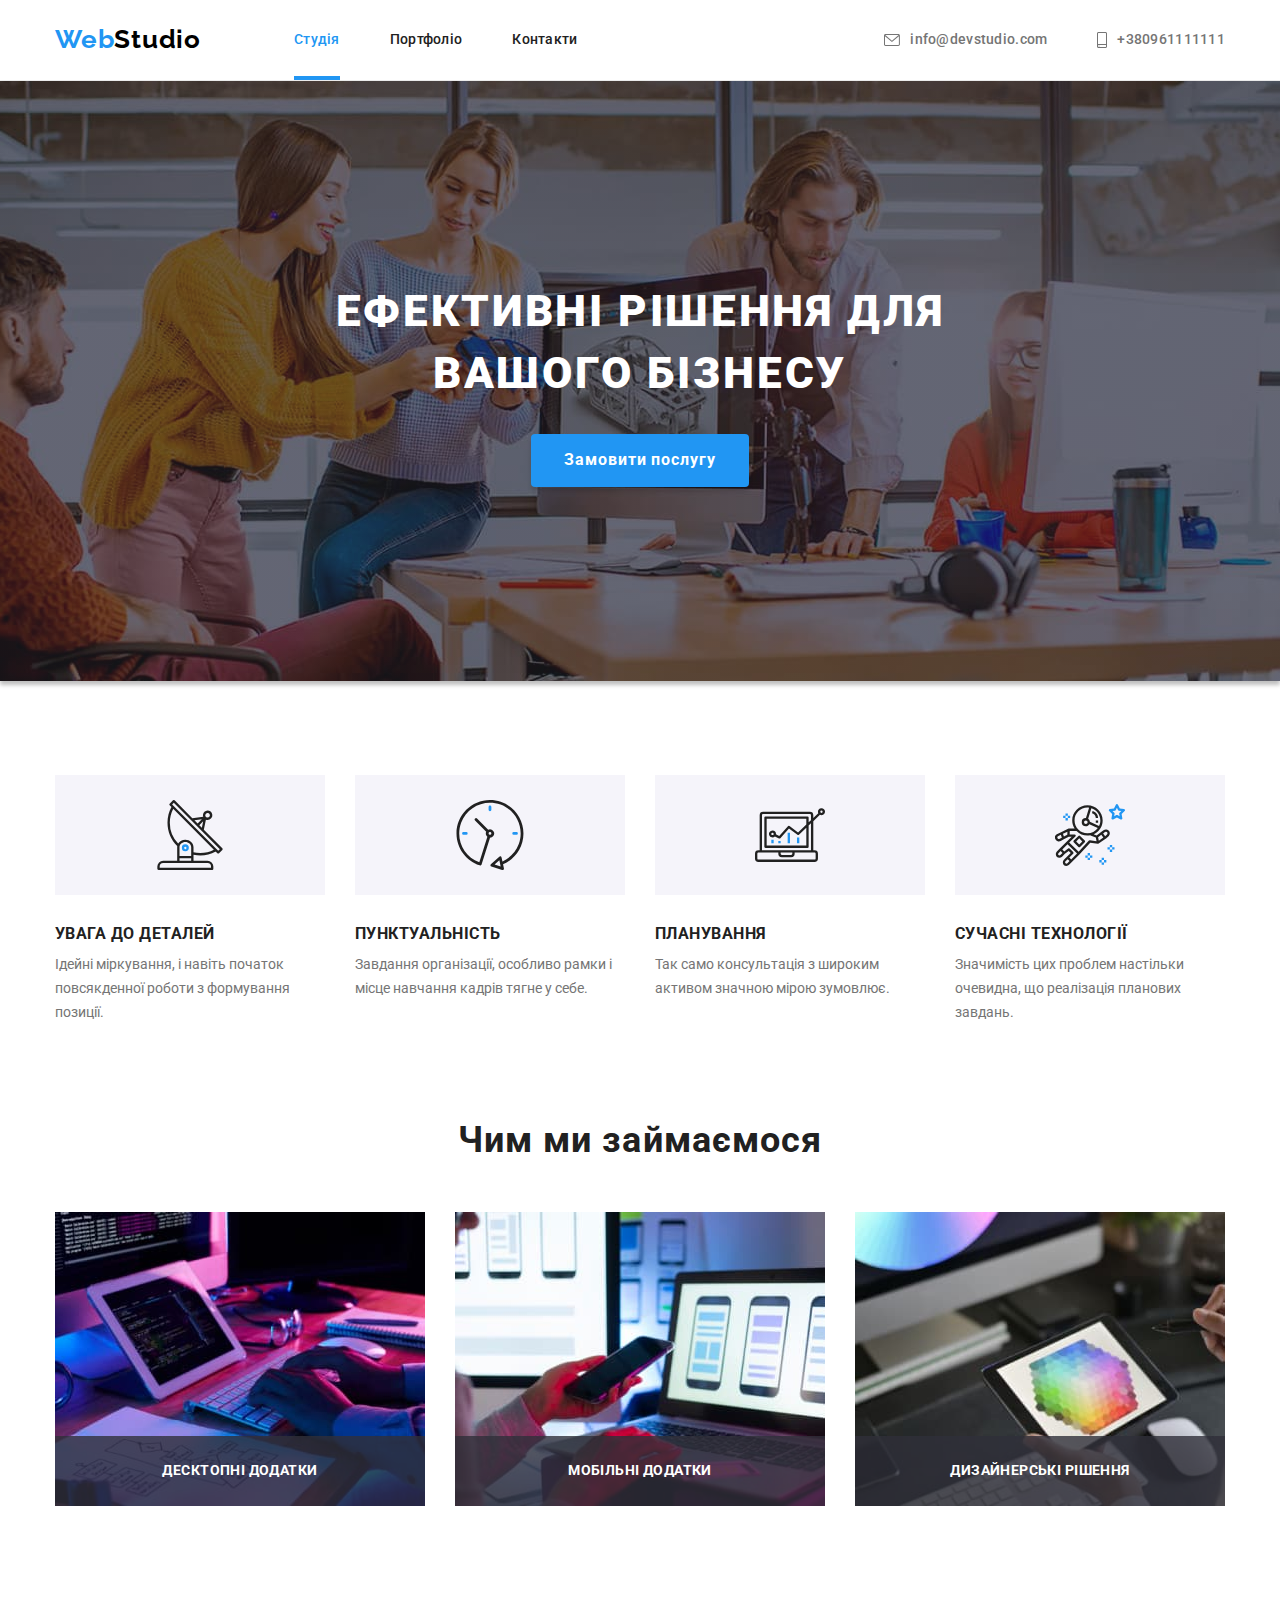
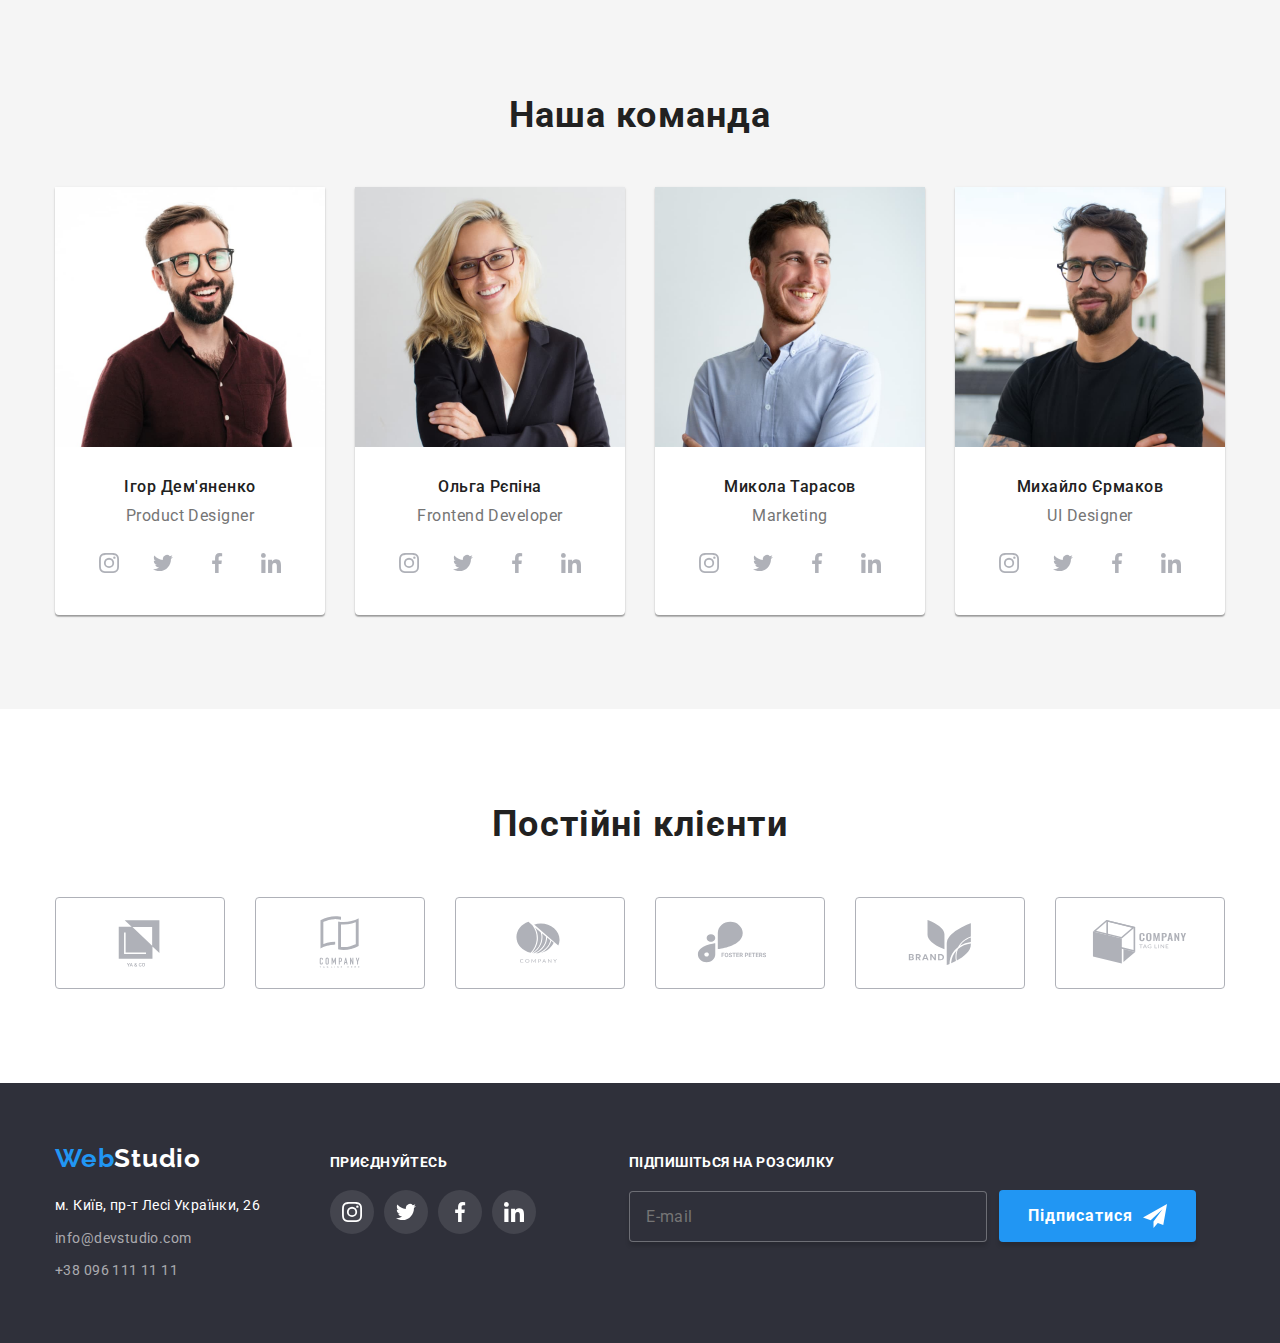
<file: index.html>
<!DOCTYPE html>
<html lang="uk">
  <head>
    <meta charset="UTF-8" />
    <meta http-equiv="X-UA-Compatible" content="IE=edge" />
    <meta name="viewport" content="width=device-width, initial-scale=1.0" />
    <title>Document</title>
    <link rel="preconnect" href="https://fonts.googleapis.com" />
    <link rel="preconnect" href="https://fonts.gstatic.com" crossorigin />
    <link
      href="https://fonts.googleapis.com/css2?family=Raleway:wght@700&family=Roboto:wght@400;500;700;900&display=swap"
      rel="stylesheet"
    />
    <link
      rel="stylesheet"
      href="https://cdnjs.cloudflare.com/ajax/libs/modern-normalize/1.1.0/modern-normalize.min.css"
    />
    <link rel="stylesheet" href="./css/main.min.css" />
  </head>
  <body>
    <header class="page-header">
      <div class="container header">
        <nav class="nav-menu">
          <a class="nav-menu__logo" href="./index.html"><span class="nav-menu__logo--accent">Web</span>Studio</a>
          <ul class="nav-menu__list">
            <li class="nav-menu__item">
              <a class="nav-menu__link nav-menu__link--current" href="">Студія</a>
            </li>
            <li class="nav-menu__item">
              <a class="nav-menu__link" href="./portfolio.html">Портфоліо</a>
            </li>
            <li class="nav-menu__item">
              <a class="nav-menu__link" href="">Контакти</a>
            </li>
          </ul>
        </nav>
        <ul class="nav-menu__list">
          <li class="nav-menu__item" aria-label="Mail">
            <a class="nav-menu__link link-contact" href="mailto:info@devstudio.com">
              <svg class="nav-menu__icon" width="16px" height="12px">
                <use href="./images/icons.svg#icon-envelope"></use>
              </svg>
              info@devstudio.com</a
            >
          </li>
          <li class="nav-menu__item" aria-label="Phone">
            <a class="nav-menu__link link-contact" href="tel:+380961111111">
              <svg class="nav-menu__icon" width="10px" height="16px">
                <use href="./images/icons.svg#icon-smartphone"></use>
              </svg>
              +380961111111</a
            >
          </li>
        </ul>
      </div>
    </header>
    <main>
      <section class="hero overlay">
        <div class="container">
          <h1 class="hero__title">
            Ефективні рішення для
            вашого бізнесу
          </h1>
          <button class="hero__button" type="button" data-modal-open>Замовити послугу</button>
        </div>
      </section>
      <section class="section quality">
        <div class="container">
          <h2 class="visually-hidden">Наші якості</h2>
          <ul class="quality__list">
            <li class="quality__item">
              <div class="quality__container">
                <svg class="quality__icon" width="70px" height="70px">
                  <use href="./images/icons.svg#icon-antenna"></use>
                </svg>
              </div>
              <h3 class="quality__title">УВАГА ДО ДЕТАЛЕЙ</h3>
              <p class="quality__text">
                Ідейні міркування, і навіть початок повсякденної роботи з формування позиції.
              </p>
            </li>
            <li class="quality__item">
              <div class="quality__container">
                <svg class="quality__icon" width="70px" height="70px">
                  <use href="./images/icons.svg#icon-clock"></use>
                </svg>
              </div>
              <h3 class="quality__title">ПУНКТУАЛЬНІСТЬ</h3>
              <p class="quality__text">
                Завдання організації, особливо рамки і місце навчання кадрів тягне у себе.
              </p>
            </li>
            <li class="quality__item">
              <div class="quality__container">
                <svg class="quality__icon" width="70px" height="70px">
                  <use href="./images/icons.svg#icon-diagram"></use>
                </svg>
              </div>
              <h3 class="quality__title">ПЛАНУВАННЯ</h3>
              <p class="quality__text">
                Так само консультація з широким активом значною мірою зумовлює.
              </p>
            </li>
            <li class="quality__item">
              <div class="quality__container">
                <svg class="quality__icon" width="70px" height="70px">
                  <use href="./images/icons.svg#icon-astronaut"></use>
                </svg>
              </div>
              <h3 class="quality__title">СУЧАСНІ ТЕХНОЛОГІЇ</h3>
              <p class="quality__text">
                Значимість цих проблем настільки очевидна, що реалізація планових завдань.
              </p>
            </li>
          </ul>
        </div>
      </section>
      <section class="section work">
        <div class="container">
          <h2 class="work__title">Чим ми займаємося</h2>
          <ul class="work__list">
            <li class="work__item">
              <img
                class="work__img"
                src="./images/img1b.jpg"
                alt="Програміст працює за робочим столом в офісі"
                width="370"
              />
              <div class="work__content">
                <p class="work__text">Десктопні додатки</p>
              </div>
            </li>
            <li class="work__item">
              <img
                class="work__img"
                src="./images/img2b.jpg"
                alt="Команда дизайнерів працює над інтерфейсом мобільних телефонів"
                width="370"
              />
              <div class="work__content">
                <p class="work__text">Мобільні додатки</p>
              </div>
            </li>
            <li class="work__item">
              <img
                class="work__img"
                src="./images/img3b.jpg"
                alt="Веб-дизайнер з графічним планшетом для вибора кольорів"
                width="370"
              />
              <div class="work__content">
                <p class="work__text">Дизайнерські рішення</p>
              </div>
            </li>
          </ul>
        </div>
      </section>
      <section class="section team">
        <div class="container">
          <h2 class="team__title">Наша команда</h2>
          <ul class="team__list list">
            <li class="team__item">
              <img class="team__img" src="./images/imgf1.jpg" alt="Ігор Дем'яненко" width="270" />
              <div class="team-about">
                <h3 class="team-about__name">Ігор Дем'яненко</h3>
                <p class="team-about__specialization">Product Designer</p>
                <ul class="team-about__list">
                  <li class="team-about__item">
                    <a class="team-about__link" href="">
                      <svg class="team-about__icon" width="20px" height="20px">
                        <use href="./images/icons.svg#icon-instagram"></use>
                      </svg>
                    </a>
                  </li>
                  <li class="team-about__item">
                    <a class="team-about__link" href="">
                      <svg class="team-about__icon" width="20px" height="20px">
                        <use href="./images/icons.svg#icon-twitter"></use>
                      </svg>
                    </a>
                  </li>
                  <li class="team-about__item">
                    <a class="team-about__link" href="">
                      <svg class="team-about__icon" width="20px" height="20px">
                        <use href="./images/icons.svg#icon-facebook"></use>
                      </svg>
                    </a>
                  </li>
                  <li class="team-about__item">
                    <a class="team-about__link" href="">
                      <svg class="team-about__icon" width="20px" height="20px">
                        <use href="./images/icons.svg#icon-linkedin"></use>
                      </svg>
                    </a>
                  </li>
                </ul>
              </div>
            </li>
            <li class="team__item">
              <img class="team__img" src="./images/imgf2.jpg" alt="Ольга Рєпіна" width="270" />
              <div class="team-about">
                <h3 class="team-about__name">Ольга Рєпіна</h3>
                <p class="team-about__specialization">Frontend Developer</p>
                <ul class="team-about__list">
                  <li class="team-about__item">
                    <a class="team-about__link" href="">
                      <svg class="team-about__icon" width="20px" height="20px">
                        <use href="./images/icons.svg#icon-instagram"></use>
                      </svg>
                    </a>
                  </li>
                  <li class="team-about__item">
                    <a class="team-about__link" href="">
                      <svg class="team-about__icon" width="20px" height="20px">
                        <use href="./images/icons.svg#icon-twitter"></use>
                      </svg>
                    </a>
                  </li>
                  <li class="team-about__item">
                    <a class="team-about__link" href="">
                      <svg class="team-about__icon" width="20px" height="20px">
                        <use href="./images/icons.svg#icon-facebook"></use>
                      </svg>
                    </a>
                  </li>
                  <li class="team-about__item">
                    <a class="team-about__link" href="">
                      <svg class="team-about__icon" width="20px" height="20px">
                        <use href="./images/icons.svg#icon-linkedin"></use>
                      </svg>
                    </a>
                  </li>
                </ul>
              </div>
            </li>
            <li class="team__item">
              <img class="team__img" src="./images/imgf3.jpg" alt="Микола Тарасов" width="270" />
              <div class="team-about">
                <h3 class="team-about__name">Микола Тарасов</h3>
                <p class="team-about__specialization">Marketing</p>
                <ul class="team-about__list">
                  <li class="team-about__item">
                    <a class="team-about__link" href="">
                      <svg class="team-about__icon" width="20px" height="20px">
                        <use href="./images/icons.svg#icon-instagram"></use>
                      </svg>
                    </a>
                  </li>
                  <li class="team-about__item">
                    <a class="team-about__link" href="">
                      <svg class="team-about__icon" width="20px" height="20px">
                        <use href="./images/icons.svg#icon-twitter"></use>
                      </svg>
                    </a>
                  </li>
                  <li class="team-about__item">
                    <a class="team-about__link" href="">
                      <svg class="team-about__icon" width="20px" height="20px">
                        <use href="./images/icons.svg#icon-facebook"></use>
                      </svg>
                    </a>
                  </li>
                  <li class="team-about__item">
                    <a class="team-about__link" href="">
                      <svg class="team-about__icon" width="20px" height="20px">
                        <use href="./images/icons.svg#icon-linkedin"></use>
                      </svg>
                    </a>
                  </li>
                </ul>
              </div>
            </li>
            <li class="team__item">
              <img class="team__img" src="./images/imgf4.jpg" alt="Михайло Єрмаков" width="270" />
              <div class="team-about">
                <h3 class="team-about__name">Михайло Єрмаков</h3>
                <p class="team-about__specialization">UI Designer</p>
                <ul class="team-about__list">
                  <li class="team-about__item">
                    <a class="team-about__link" href="">
                      <svg class="team-about__icon" width="20px" height="20px">
                        <use href="./images/icons.svg#icon-instagram"></use>
                      </svg>
                    </a>
                  </li>
                  <li class="team-about__item">
                    <a class="team-about__link" href="">
                      <svg class="team-about__icon" width="20px" height="20px">
                        <use href="./images/icons.svg#icon-twitter"></use>
                      </svg>
                    </a>
                  </li>
                  <li class="team-about__item">
                    <a class="team-about__link" href="">
                      <svg class="team-about__icon" width="20px" height="20px">
                        <use href="./images/icons.svg#icon-facebook"></use>
                      </svg>
                    </a>
                  </li>
                  <li class="team-about__item">
                    <a class="team-about__link" href="">
                      <svg class="team-about__icon" width="20px" height="20px">
                        <use href="./images/icons.svg#icon-linkedin"></use>
                      </svg>
                    </a>
                  </li>
                </ul>
              </div>
            </li>
          </ul>
        </div>
      </section>
      <section class="section clients">
        <div class="container">
          <h2 class="clients__title">Постійні клієнти</h2>
          <ul class="clients__list">
            <li class="clients__item">
              <a class="clients__link" href="">
                <svg class="clients__icon" width="106px" height="60px">
                  <use href="./images/icons.svg#icon-client1"></use>
                </svg>
              </a>
            </li>
            <li class="clients__item">
              <a class="clients__link" href="">
                <svg class="clients__icon" width="106px" height="60px">
                  <use href="./images/icons.svg#icon-client2"></use>
                </svg>
              </a>
            </li>
            <li class="clients__item">
              <a class="clients__link" href="">
                <svg class="clients__icon" width="106px" height="60px">
                  <use href="./images/icons.svg#icon-client3"></use>
                </svg>
              </a>
            </li>
            <li class="clients__item">
              <a class="clients__link" href="">
                <svg class="clients__icon" width="106px" height="60px">
                  <use href="./images/icons.svg#icon-client4"></use>
                </svg>
              </a>
            </li>
            <li class="clients__item">
              <a class="clients__link" href="">
                <svg class="clients__icon" width="106px" height="60px">
                  <use href="./images/icons.svg#icon-client5"></use>
                </svg>
              </a>
            </li>
            <li class="clients__item">
              <a class="clients__link" href="">
                <svg class="clients__icon" width="106px" height="60px">
                  <use href="./images/icons.svg#icon-client6"></use>
                </svg>
              </a>
            </li>
          </ul>
        </div>
      </section>
    </main>
    <footer class="page-footer">
      <div class="container footer">
        <div class="footer__contacts">
          <a class="footer__logo" href="./index.html"
            >Web<span class="footer__logo--accent">Studio</span></a
          >
          <address>
            <ul class="address">
              <li class="address__item">
                <a
                  class="address__link address__link--difference"
                  href="https://goo.gl/maps/CPtrU1FHBa2aNyZL9"
                  target="_blank"
                  rel="noopener noreferrer"
                  >м. Київ, пр-т Лесі Українки, 26</a
                >
              </li>
              <li class="address__item">
                <a class="address__link" href="mailto:info@devstudio.com">info@devstudio.com</a>
              </li>
              <li class="address__item">
                <a class="address__link" href="tel:+380961111111">+38 096 111 11 11</a>
              </li>
            </ul>
          </address>
        </div>
        <div class="social">
          <p class="social__title">приєднуйтесь</p>
          <ul class="social__list">
            <li class="social__item">
              <a class="social__link" href="">
                <svg class="social__icon" width="20px" height="20px">
                  <use href="./images/icons.svg#icon-instagram"></use>
                </svg>
              </a>
            </li>
            <li class="social__item">
              <a class="social__link" href="">
                <svg class="social__icon" width="20px" height="20px">
                  <use href="./images/icons.svg#icon-twitter"></use>
                </svg>
              </a>
            </li>
            <li class="social__item">
              <a class="social__link" href="">
                <svg class="social__icon" width="20px" height="20px">
                  <use href="./images/icons.svg#icon-facebook"></use>
                </svg>
              </a>
            </li>
            <li class="social__item">
              <a class="social__link" href="">
                <svg class="social__icon" width="20px" height="20px">
                  <use href="./images/icons.svg#icon-linkedin"></use>
                </svg>
              </a>
            </li>
          </ul>
        </div>
        <div class="join">
          <p class="join__title">Підпишіться на розсилку</p>
          <form class="join__form" >
            <label class="join__label">
              <input type="email" name="mail" class="join__input" placeholder="E-mail">
            </label>
            <div class="send-button">
              <button type="submit" class="send-button__button" >Підписатися
              <svg class="send-button__icon" width="24" height="24">
                <use href="./images/icons.svg#icon-send"></use>
              </svg>
              </button>
            </div>
          </form>
        </div>
      </div>
    </footer>
    <div class="modal is-hidden" data-modal>
      <div class="form-modal">
        <button class="form-modal__button" type="buttom" data-modal-close>
          <svg class="form-modal__icon" width="18px" height="18px">
            <use href="./images/icons.svg#icon-close"></use>
          </svg>
        </button>
        <div class="callback">
            <p class="callback__title">Залиште свої дані, ми вам передзвонимо</p>
            <form class="callback__form">
              <div class="callback__field">
                <label for="name" class="callback__label">Ім'я</label>
                <input type="text" class="callback__input" name="name" id="name">
                <svg class="callback__icon" width="18" height="18">
                  <use href="./images/icons.svg#icon-person-form"></use>
                </svg>
              </div>
              <div class="callback__field">
                <label for="phone" class="callback__label">Телефон</label>
                <input type="tel" class="callback__input" name="phone" id="phone">
                <svg class="callback__icon" width="18" height="18">
                  <use href="./images/icons.svg#icon-phone-form"></use>
                </svg>
              </div>
              <div class="callback__field">
                <label for="mail" class="callback__label">Пошта</label>
                <input type="email" class="callback__input" name="mail" id="mail">
                <svg class="callback__icon" width="18" height="18">
                  <use href="./images/icons.svg#icon-email-form"></use>
                </svg>
              </div>
              <div class="callback__field">
                <label for="feedback" class="callback__label">Коментар</label>
                <textarea name="feedback" id="feedback" placeholder="Введіть текст" class="callback__feedback"></textarea>
              </div>
              <div class="callback__field">
                <label class="callback__checkbox-label">
                <input type="checkbox" name="agree" class="callback__checkbox">
                <span class="callback__checkbox-text"></span>
                Погоджуюся з розсилкою та приймаю <a href="" class="callback__link">Умови договору</a>
                </label>
              </div>
              <div class="callback__button">
                <button type="submit" class="callback__send-button">Відправити</button>
              </div>
            </form>
          </div>
        </div>
        </div>
      </div>
    </div>
    <script src="./modal.js"></script>
  </body>
</html>
</file>
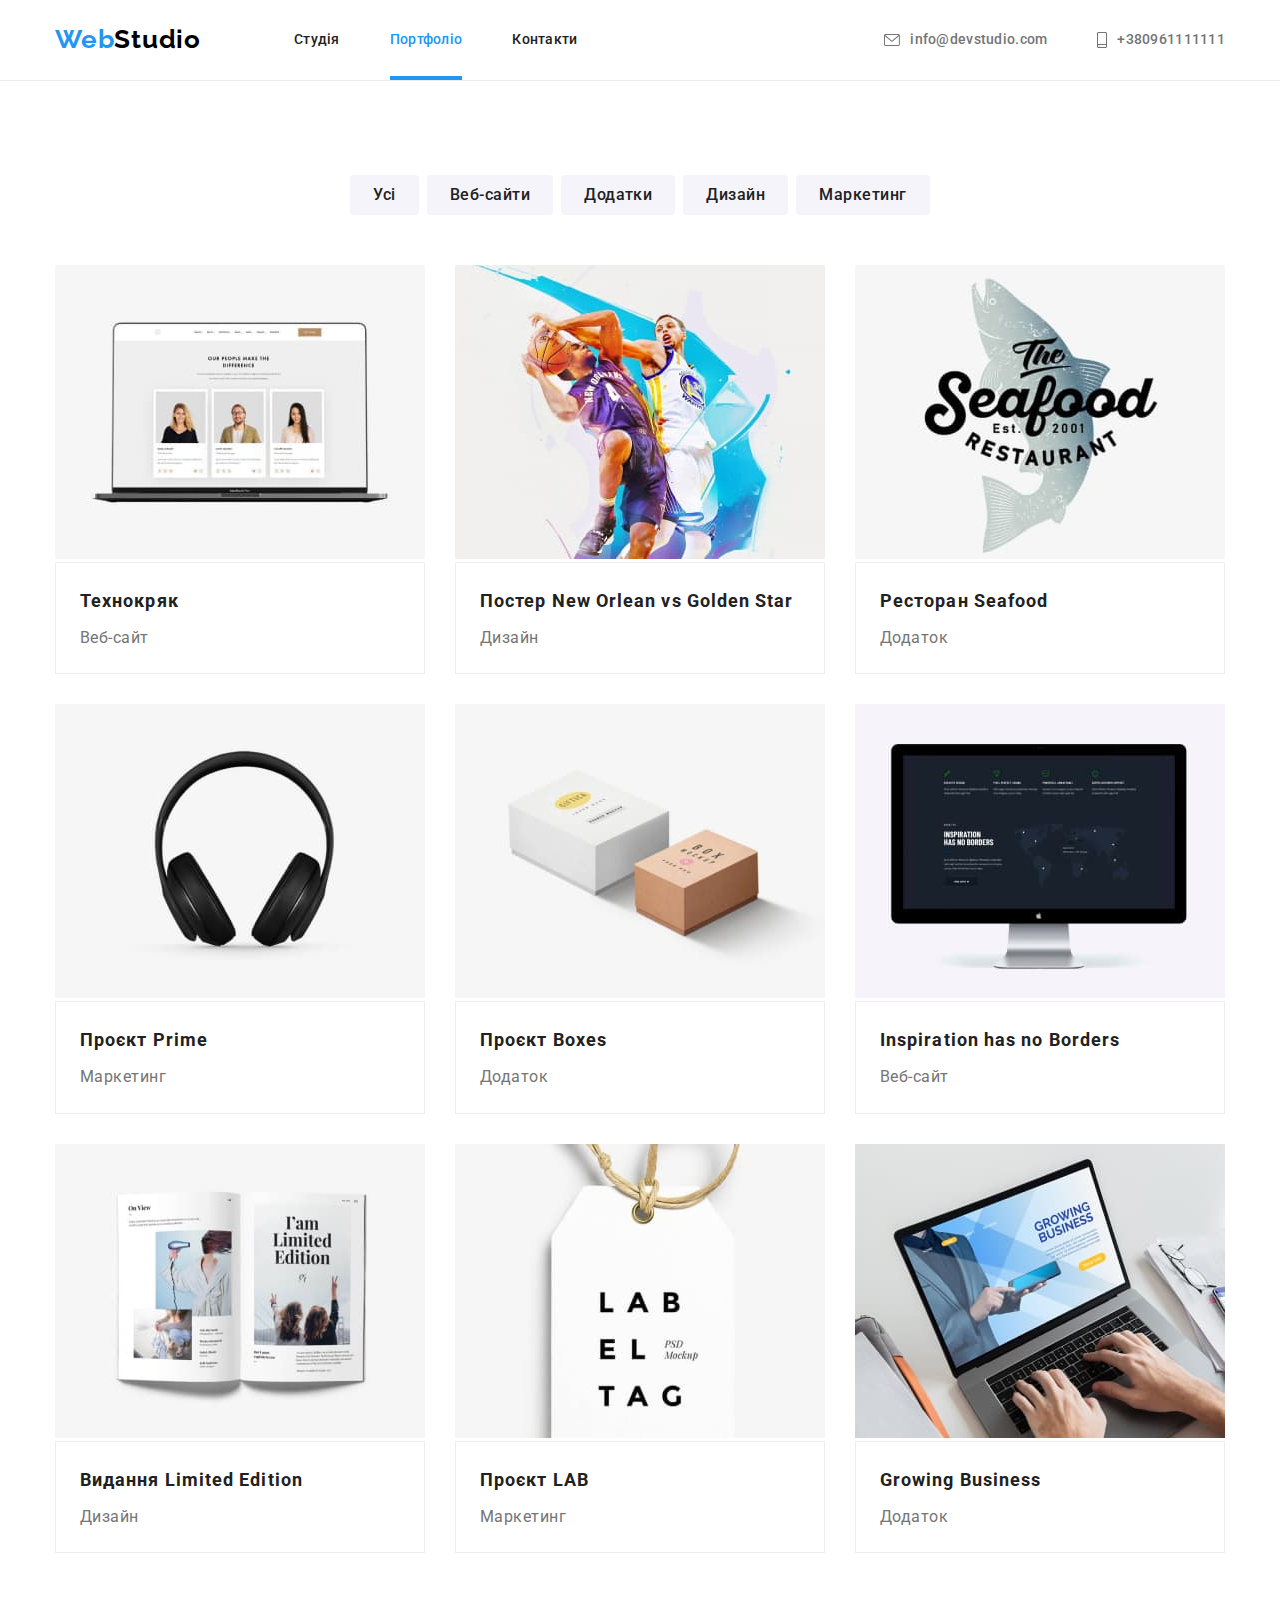
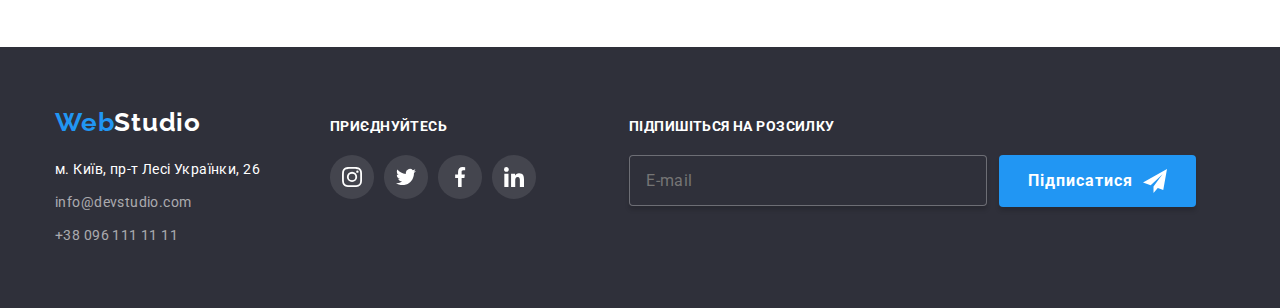
<file: portfolio.html>
<!DOCTYPE html>
<html lang="uk">
  <head>
    <meta charset="UTF-8" />
    <meta http-equiv="X-UA-Compatible" content="IE=edge" />
    <meta name="viewport" content="width=device-width, initial-scale=1.0" />
    <title>Document</title>
    <link rel="preconnect" href="https://fonts.googleapis.com" />
    <link rel="preconnect" href="https://fonts.gstatic.com" crossorigin />
    <link
      href="https://fonts.googleapis.com/css2?family=Raleway:wght@700&family=Roboto:wght@400;500;700;900&display=swap"
      rel="stylesheet"
    />
    <link
      rel="stylesheet"
      href="https://cdnjs.cloudflare.com/ajax/libs/modern-normalize/1.1.0/modern-normalize.min.css"
    />
    <link rel="stylesheet" href="./css/main.min.css" />
  </head>
  <body>
    <header class="page-header">
      <div class="container header">
        <nav class="nav-menu">
          <a class="nav-menu__logo" href="./index.html"><span class="nav-menu__logo--accent">Web</span>Studio</a>
          <ul class="nav-menu__list">
            <li class="nav-menu__item">
              <a class="nav-menu__link" href="./index.html">Студія</a>
            </li>
            <li class="nav-menu__item">
              <a class="nav-menu__link nav-menu__link--current" href="">Портфоліо</a>
            </li>
            <li class="nav-menu__item">
              <a class="nav-menu__link" href="">Контакти</a>
            </li>
          </ul>
        </nav>
        <ul class="nav-menu__list">
          <li class="nav-menu__item" aria-label="Mail">
            <a class="nav-menu__link link-contact" href="mailto:info@devstudio.com">
              <svg class="nav-menu__icon" width="16px" height="12px">
                <use href="./images/icons.svg#icon-envelope"></use>
              </svg>
              info@devstudio.com</a
            >
          </li>
          <li class="nav-menu__item" aria-label="Phone">
            <a class="nav-menu__link link-contact" href="tel:+380961111111">
              <svg class="nav-menu__icon" width="10px" height="16px">
                <use href="./images/icons.svg#icon-smartphone"></use>
              </svg>
              +380961111111</a
            >
          </li>
        </ul>
      </div>
    </header>
    <main>
      <section class="section">
        <div class="container">
          <h1 class="visually-hidden">Наші роботи</h1>
          <ul class="portfolio-list">
            <li class="portfolio-list__item"><button type="button" class="portfolio-list__button">Усі</button></li>
            <li class="portfolio-list__item"><button type="button" class="portfolio-list__button">Веб-сайти</button></li>
            <li class="portfolio-list__item"><button type="button" class="portfolio-list__button">Додатки</button></li>
            <li class="portfolio-list__item"><button type="button" class="portfolio-list__button">Дизайн</button></li>
            <li class="portfolio-list__item"><button type="button" class="portfolio-list__button">Маркетинг</button></li>
          </ul>
          <ul class="example-list">
            <li class="example-list__item">
              <a href="" class="example-list__link">
                <div class="card-container">
                  <img class="card-container__img" src="./images/p1.jpg" alt="Технокряк" width="370" />
                  <div class="card-container__overlay">
                    <p class="card-container__text">
                      Ресурс пропонує комплексні пропозиції з різним рівнем функціоналу та сервісів.
                      Все це дозволить відвідувачу отримати вичерпні відомості про компанію чи
                      приватну особу.
                    </p>
                  </div>
                </div>
                <div class="example-list__border">
                  <h2 class="example-list__title">Технокряк</h2>
                  <p class="example-list__text">Веб-сайт</p>
                </div>
              </a>
            </li>
            <li class="example-list__item">
              <a href="" class="example-list__link">
                <div class="card-container">
                  <img
                    class="card-container__img"
                    src="./images/p2.jpg"
                    alt="Постер New Orlean vs Golden Star"
                    width="370"
                  />
                  <div class="card-container__overlay">
                    <p class="card-container__text">
                      Ресурс пропонує комплексні пропозиції з різним рівнем функціоналу та сервісів.
                      Все це дозволить відвідувачу отримати вичерпні відомості про компанію чи
                      приватну особу.
                    </p>
                  </div>
                </div>
                <div class="example-list__border">
                  <h2 class="example-list__title">Постер New Orlean vs Golden Star</h2>
                  <p class="example-list__text">Дизайн</p>
                </div>
              </a>
            </li>
            <li class="example-list__item">
              <a href="" class="example-list__link">
                <div class="card-container">
                  <img
                    class="card-container__img"
                    src="./images/p3.jpg"
                    alt="Ресторан Seafood"
                    width="370"
                  />
                  <div class="card-container__overlay">
                    <p class="card-container__text">
                      Ресурс пропонує комплексні пропозиції з різним рівнем функціоналу та сервісів.
                      Все це дозволить відвідувачу отримати вичерпні відомості про компанію чи
                      приватну особу.
                    </p>
                  </div>
                </div>
                <div class="example-list__border">
                  <h2 class="example-list__title">Ресторан Seafood</h2>
                  <p class="example-list__text">Додаток</p>
                </div>
              </a>
            </li>
            <li class="example-list__item">
              <a href="" class="example-list__link">
                <div class="card-container">
                  <img class="card-container__img" src="./images/p4.jpg" alt="Проєкт Prime" width="370" />
                  <div class="card-container__overlay">
                    <p class="card-container__text">
                      Ресурс пропонує комплексні пропозиції з різним рівнем функціоналу та сервісів.
                      Все це дозволить відвідувачу отримати вичерпні відомості про компанію чи
                      приватну особу.
                    </p>
                  </div>
                </div>
                <div class="example-list__border">
                  <h2 class="example-list__title">Проєкт Prime</h2>
                  <p class="example-list__text">Маркетинг</p>
                </div>
              </a>
            </li>
            <li class="example-list__item">
              <a href="" class="example-list__link">
                <div class="card-container">
                  <img class="card-container__img" src="./images/p5.jpg" alt="Проєкт Boxes" width="370" />
                  <div class="card-container__overlay">
                    <p class="card-container__text">
                      Ресурс пропонує комплексні пропозиції з різним рівнем функціоналу та сервісів.
                      Все це дозволить відвідувачу отримати вичерпні відомості про компанію чи
                      приватну особу.
                    </p>
                  </div>
                </div>
                <div class="example-list__border">
                  <h2 class="example-list__title">Проєкт Boxes</h2>
                  <p class="example-list__text">Додаток</p>
                </div>
              </a>
            </li>
            <li class="example-list__item">
              <a href="" class="example-list__link">
                <div class="card-container">
                  <img
                    class="card-container__img"
                    src="./images/p6.jpg"
                    alt="Inspiration has no Borders"
                    width="370"
                  />
                  <div class="card-container__overlay">
                    <p class="card-container__text">
                      Ресурс пропонує комплексні пропозиції з різним рівнем функціоналу та сервісів.
                      Все це дозволить відвідувачу отримати вичерпні відомості про компанію чи
                      приватну особу.
                    </p>
                  </div>
                </div>
                <div class="example-list__border">
                  <h2 class="example-list__title">Inspiration has no Borders</h2>
                  <p class="example-list__text">Веб-сайт</p>
                </div>
              </a>
            </li>
            <li class="example-list__item">
              <a href="" class="example-list__link">
                <div class="card-container">
                  <img
                    class="card-container__img"
                    src="./images/p7.jpg"
                    alt="Видання Limited Edition"
                    width="370"
                  />
                  <div class="card-container__overlay">
                    <p class="card-container__text">
                      Ресурс пропонує комплексні пропозиції з різним рівнем функціоналу та сервісів.
                      Все це дозволить відвідувачу отримати вичерпні відомості про компанію чи
                      приватну особу.
                    </p>
                  </div>
                </div>
                <div class="example-list__border">
                  <h2 class="example-list__title">Видання Limited Edition</h2>
                  <p class="example-list__text">Дизайн</p>
                </div>
              </a>
            </li>
            <li class="example-list__item">
              <a href="" class="example-list__link">
                <div class="card-container">
                  <img class="card-container__img" src="./images/p8.jpg" alt="Проєкт LAB" width="370" />
                  <div class="card-container__overlay">
                    <p class="card-container__text">
                      Ресурс пропонує комплексні пропозиції з різним рівнем функціоналу та сервісів.
                      Все це дозволить відвідувачу отримати вичерпні відомості про компанію чи
                      приватну особу.
                    </p>
                  </div>
                </div>
                <div class="example-list__border">
                  <h2 class="example-list__title">Проєкт LAB</h2>
                  <p class="example-list__text">Маркетинг</p>
                </div>
              </a>
            </li>
            <li class="example-list__item">
              <a href="" class="example-list__link">
                <div class="card-container">
                  <img
                    class="card-container__img"
                    src="./images/p9.jpg"
                    alt="Growing Business"
                    width="370"
                  />
                  <div class="card-container__overlay">
                    <p class="card-container__text">
                      Ресурс пропонує комплексні пропозиції з різним рівнем функціоналу та сервісів.
                      Все це дозволить відвідувачу отримати вичерпні відомості про компанію чи
                      приватну особу.
                    </p>
                  </div>
                </div>
                <div class="example-list__border">
                  <h2 class="example-list__title">Growing Business</h2>
                  <p class="example-list__text">Додаток</p>
                </div>
              </a>
            </li>
          </ul>
        </div>
      </section>
    </main>
    <footer class="page-footer">
      <div class="container footer">
        <div class="footer__contacts">
          <a class="footer__logo" href="./index.html">Web<span class="footer__logo--accent">Studio</span></a>
          <address>
            <ul class="address">
              <li class="address__item">
                <a class="address__link address__link--difference" href="https://goo.gl/maps/CPtrU1FHBa2aNyZL9"
                  target="_blank" rel="noopener noreferrer">м. Київ, пр-т Лесі Українки, 26</a>
              </li>
              <li class="address__item">
                <a class="address__link" href="mailto:info@devstudio.com">info@devstudio.com</a>
              </li>
              <li class="address__item">
                <a class="address__link" href="tel:+380961111111">+38 096 111 11 11</a>
              </li>
            </ul>
          </address>
        </div>
        <div class="social">
          <p class="social__title">приєднуйтесь</p>
          <ul class="social__list">
            <li class="social__item">
              <a class="social__link" href="">
                <svg class="social__icon" width="20px" height="20px">
                  <use href="./images/icons.svg#icon-instagram"></use>
                </svg>
              </a>
            </li>
            <li class="social__item">
              <a class="social__link" href="">
                <svg class="social__icon" width="20px" height="20px">
                  <use href="./images/icons.svg#icon-twitter"></use>
                </svg>
              </a>
            </li>
            <li class="social__item">
              <a class="social__link" href="">
                <svg class="social__icon" width="20px" height="20px">
                  <use href="./images/icons.svg#icon-facebook"></use>
                </svg>
              </a>
            </li>
            <li class="social__item">
              <a class="social__link" href="">
                <svg class="social__icon" width="20px" height="20px">
                  <use href="./images/icons.svg#icon-linkedin"></use>
                </svg>
              </a>
            </li>
          </ul>
        </div>
        <div class="join">
          <p class="join__title">Підпишіться на розсилку</p>
          <form class="join__form">
            <label class="join__label">
              <input type="email" name="mail" class="join__input" placeholder="E-mail">
            </label>
            <div class="send-button">
              <button type="submit" class="send-button__button">Підписатися
                <svg class="send-button__icon" width="24" height="24">
                  <use href="./images/icons.svg#icon-send"></use>
                </svg>
              </button>
            </div>
          </form>
        </div>
      </div>
    </footer>
  </body>
</html>
</file>
<file: css/main.min.css>
.visually-hidden{position:absolute;white-space:nowrap;width:1px;height:1px;overflow:hidden;border:0;padding:0;clip:rect(0 0 0 0);clip-path:inset(50%);margin:-1px}body{font-family:"Roboto",sans-serif;font-size:14px;background-color:#fff;color:#757575}a{text-decoration:none}ul{padding:0;margin:0;list-style:none}h1,h2,h3,h4,p{padding:0;margin:0}.container{margin-left:auto;margin-right:auto;max-width:1200px;padding-left:15px;padding-right:15px}.section{padding-top:94px;padding-bottom:94px}.page-header{border-bottom:1px solid #ececec}.header{display:flex;margin-left:auto;margin-right:auto;align-items:center}.nav-menu__logo{display:block;padding-top:24px;padding-bottom:25px;margin-right:93px;font-weight:700;font-size:26px;letter-spacing:.03em;color:#000;font-family:"Raleway",sans-serif;line-height:1.2}.nav-menu__logo--accent{color:#2196f3}.footer__logo{display:block;margin-top:0;margin-bottom:20px;margin-right:0;padding:0;font-weight:700;font-size:26px;letter-spacing:.03em;color:#2196f3;font-family:"Raleway",sans-serif;line-height:1.2}.footer__logo--accent{color:#fff}.nav-menu{display:flex;align-items:center}.nav-menu__list{display:flex;margin-left:auto;align-items:center}.nav-menu__item+.nav-menu__item{margin-left:50px}.nav-menu__link{position:relative;display:block;padding-top:32px;padding-bottom:32px;color:#212121;font-weight:500;letter-spacing:.02em;line-height:1.1;transition:color 250ms cubic-bezier(0.4, 0, 0.2, 1)}.nav-menu__link:hover,.nav-menu__link:focus{color:#2196f3}.nav-menu__link--current{color:#2196f3}.nav-menu__link--current::after{content:"";position:absolute;left:0;bottom:0;height:4px;width:100%;background-color:#2196f3}.link-contact{display:flex;padding-top:32px;padding-bottom:32px;align-items:center;color:#757575;font-weight:500;letter-spacing:.02em;line-height:1.1;transition:color 250ms cubic-bezier(0.4, 0, 0.2, 1)}.link-contact:hover,.link-contact:focus{color:#2196f3}.nav-menu__icon{fill:currentColor;margin-right:10px}.hero{padding-top:200px;padding-bottom:200px;background-color:#c4c4c4;text-align:center;box-shadow:0px 4px 4px rgba(0,0,0,.25)}.overlay{max-width:1600px;height:600px;margin-left:auto;margin-right:auto;background-image:linear-gradient(to right, rgba(47, 48, 58, 0.4) 0%, rgba(47, 48, 58, 0.4) 100%),url("../images/img-hero.jpg");background-position:center}.hero__title{margin:0 auto;margin-bottom:30px;font-weight:900;font-size:44px;line-height:1.4;letter-spacing:.06em;text-transform:uppercase;color:#fff;max-width:696px}.hero__button{align-items:center;text-align:center;letter-spacing:.06em;padding:10px 32px;background-color:#2196f3;box-shadow:0px 4px 4px rgba(0,0,0,.15);border-radius:4px;border:1px solid rgba(0,0,0,0);color:#fff;font-size:16px;line-height:1.9;font-weight:700;font-family:"Roboto",sans-serif;transition:background-color 250ms cubic-bezier(0.4, 0, 0.2, 1)}.hero__button:hover,.hero__button:focus{background-color:#188ce8}.quality__list{display:flex;flex-wrap:wrap}.quality__item{width:270px}.quality__item+.quality__item{margin-left:30px}.quality__title{font-weight:700;letter-spacing:.03em;text-transform:uppercase;color:#212121;line-height:1.1;margin-top:0;margin-bottom:10px}.quality__text{line-height:1.7}.quality__container{display:inline-flex;align-items:center;justify-content:center;width:270px;height:120px;background-color:#f5f4fa;margin:0;margin-bottom:30px}.work{padding-top:0}.work__list{display:flex;flex-wrap:wrap}.work__img{display:block;max-width:100%;height:auto}.work__title{margin-top:0;margin-bottom:50px;font-weight:700;font-size:36px;text-align:center;letter-spacing:.03em;color:#212121;line-height:1.2}.work__item{position:relative}.work__content{position:absolute;z-index:1;display:inline-flex;width:100%;min-height:70px;left:0;bottom:0;background-color:rgba(47,48,58,.8);justify-content:center;align-items:center}.work__text{padding:0;margin:0;font-weight:700;line-height:1.1;letter-spacing:.03em;text-transform:uppercase;color:#fff}.work__item+.work__item{margin-left:30px}.team{background-color:#f5f5f5}.team__list{display:flex;flex-wrap:wrap}.team__img{display:block;max-width:100%;height:auto}.team__item+.team__item{margin-left:30px}.team__title{margin-top:0;margin-bottom:50px;font-weight:700;font-size:36px;text-align:center;letter-spacing:.03em;color:#212121;line-height:1.2}.team__item{background-color:#fff;box-shadow:0px 1px 3px rgba(0,0,0,.12),0px 1px 1px rgba(0,0,0,.14),0px 2px 1px rgba(0,0,0,.2);border-radius:0px 0px 4px 4px}.team-about{padding:30px 0}.team-about__name{margin-bottom:10px;margin-top:0;font-weight:500;font-size:16px;text-align:center;letter-spacing:.03em;color:#212121;line-height:1.2}.team-about__specialization{margin-top:0;margin-bottom:16px;font-size:16px;text-align:center;letter-spacing:.03em;line-height:1.2}.team-about__list{display:flex;flex-wrap:wrap;padding:0px 32px}.team-about__link{display:inline-flex;width:44px;height:44px;align-items:center;justify-content:center;color:#afb1b8;border:none;border-radius:50%;transition:background-color 250ms cubic-bezier(0.4, 0, 0.2, 1);transition:color 250ms cubic-bezier(0.4, 0, 0.2, 1)}.team-about__link:hover,.team-about__link:focus{border:none;border-radius:50%;background-color:#2196f3;color:#fff}.team-about__item:not(:last-child){margin-right:10px}.team-about__icon{fill:currentColor}.clients__title{margin-top:0;margin-bottom:50px;font-weight:700;font-size:36px;text-align:center;letter-spacing:.03em;color:#212121;line-height:1.2}.clients__list{display:flex;flex-wrap:wrap}.clients__link{display:inline-flex;width:170px;height:92px;align-items:center;justify-content:center;color:#afb1b8;border:1px solid #afb1b8;border-radius:4px;transition:color 250ms cubic-bezier(0.4, 0, 0.2, 1);transition:border 250ms cubic-bezier(0.4, 0, 0.2, 1)}.clients__link:hover,.clients__link:focus{border-radius:4px;border:1px solid #2196f3;color:#2196f3}.clients__icon{fill:currentColor}.clients__item:not(:last-child){margin-right:30px}.page-footer{padding-top:60px;padding-bottom:60px;background-color:#2f303a}.footer{display:flex;align-items:baseline}.address__item{line-height:1.7;letter-spacing:.03em}.address__item:not(:last-child){margin-bottom:9px}.address__link{color:rgba(255,255,255,.6);font-style:normal;transition:color 250ms cubic-bezier(0.4, 0, 0.2, 1)}.address__link--difference{color:#fff;transition:color 250ms cubic-bezier(0.4, 0, 0.2, 1)}.address__link:hover,.address__link:focus{color:#2196f3}.social{margin-left:70px}.social__title{margin-bottom:20px;font-weight:700;line-height:1.1;letter-spacing:.03em;text-transform:uppercase;color:#fff}.social__list{display:flex;flex-wrap:wrap}.social__link{display:inline-flex;width:44px;height:44px;align-items:center;justify-content:center;color:#fff;border:none;border-radius:50%;background-color:rgba(255,255,255,.1);transition:background-color 250ms cubic-bezier(0.4, 0, 0.2, 1)}.social__link:hover,.social__link:focus{background-color:#2196f3}.social__item:not(:last-child){margin-right:10px}.social__icon{fill:currentColor}.join{margin-left:93px}.join__title{margin-bottom:20px;font-weight:700;line-height:1.1;letter-spacing:.03em;text-transform:uppercase;color:#fff}.send-button{display:flex;margin-left:12px}.join__form{display:flex;align-items:center;justify-content:center}.send-button__button{display:inline-flex;padding:10px 28px;align-items:center;justify-content:center;font-family:"Roboto",sans-serif;background-color:#2196f3;color:#fff;box-shadow:0px 4px 4px rgba(0,0,0,.15);border-radius:4px;border:1px solid rgba(0,0,0,0);font-weight:700;font-size:16px;line-height:1.9;letter-spacing:.06em;transition:background-color 250ms cubic-bezier(0.4, 0, 0.2, 1)}.send-button__button:hover,.send-button__button:focus{background-color:#188ce8}.send-button__icon{margin-left:10px}.join__input{display:inline-block;font-family:"Roboto",sans-serif;width:358px;padding:15px 16px;border:1px solid rgba(255,255,255,.3);box-shadow:0px 4px 4px rgba(0,0,0,.15);border-radius:4px;outline:none;font-size:16px;line-height:1.3px;letter-spacing:.03em;color:rgba(255,255,255,.6);background-color:#2f303a;transition:border 250ms cubic-bezier(0.4, 0, 0.2, 1);transition:color 250ms cubic-bezier(0.4, 0, 0.2, 1)}.join__input:focus{border:1px solid #2196f3;border-radius:4px;color:#fff}.modal{position:fixed;margin-left:auto;margin-right:auto;width:100%;height:100%;left:0;top:0;background-color:rgba(0,0,0,.2);opacity:1;transition:opacity 250ms cubic-bezier(0.4, 0, 0.2, 1);transition:visibility 250ms cubic-bezier(0.4, 0, 0.2, 1)}.modal.is-hidden{opacity:0;pointer-events:none;visibility:hidden}.modal.is-hidden .form{transform:translate(-50%, -50%) scale(1.1)}.form-modal{position:absolute;z-index:100;display:flex;justify-content:right;top:50%;left:50%;transform:translate(-50%, -50%) scale(1);min-width:528px;min-height:581px;background-color:#fff;transition:transform 250ms cubic-bezier(0.4, 0, 0.2, 1)}.form-modal__button{position:absolute;display:inline-flex;top:8px;right:8px;justify-content:center;align-items:center;width:30px;height:30px;border:1px solid rgba(0,0,0,.1);border-radius:50%;color:#000;background-color:#fff;transition:color 250ms cubic-bezier(0.4, 0, 0.2, 1)}.form-modal__button:hover,.form-modal__button:focus{color:#2196f3}.form-modal__icon{fill:currentColor}.callback{width:448px;margin:0 auto}.callback__title{margin:40px 0 30px 0px;font-weight:700;font-size:20px;line-height:1.2;text-align:center;letter-spacing:.03em;color:#212121}.callback__input{padding:0;padding-left:42px;width:448px;height:40px;border:1px solid rgba(33,33,33,.2);border-radius:4px;fill:#000;outline:none;transition:border 250ms cubic-bezier(0.4, 0, 0.2, 1);transition:fill 250ms cubic-bezier(0.4, 0, 0.2, 1)}.callback__input:focus{border-color:#2196f3}.callback__input:focus+.callback__icon{fill:#2196f3}.callback__field{position:relative;margin-bottom:28px;color:#212121}.callback__label{position:absolute;top:0;transform:translateY(-20px);margin-bottom:4px;font-family:"Roboto",sans-serif;font-size:12px;line-height:1.2;letter-spacing:.01em;color:#757575}.callback__checkbox-label{cursor:pointer}.callback__icon{position:absolute;left:12px;top:50%;transform:translateY(-50%);color:currentColor}.callback__feedback{display:block;font-family:"Roboto",sans-serif;padding:12px 16px;width:100%;height:120px;resize:none;border:1px solid rgba(33,33,33,.2);border-radius:4px;outline:none;transition:border 250ms cubic-bezier(0.4, 0, 0.2, 1)}.callback__feedback:focus{border-color:#2196f3}.callback__checkbox{position:absolute;white-space:nowrap;width:1px;height:1px;overflow:hidden;border:0;padding:0;clip:rect(0 0 0 0);clip-path:inset(50%);margin:-1px}.callback__checkbox-text{display:inline-block;margin-right:9px;width:16px;height:15px;border:2px solid #000;box-shadow:0px 4px 4px rgba(0,0,0,.25);background-color:rgba(0,0,0,0);border-radius:2px;transition:border 250ms cubic-bezier(0.4, 0, 0.2, 1);transition:background-color 250ms cubic-bezier(0.4, 0, 0.2, 1)}.callback__link{margin-left:5px;text-decoration:underline;color:#2196f3}.callback__checkbox:checked+.callback__checkbox-text{background-image:url(../images/check.svg);border:2px solid #2196f3;background-color:#2196f3;background-size:contain;background-origin:border-box;border-radius:2px;box-shadow:0px 4px 4px rgba(0,0,0,.25)}.callback__checkbox-label{display:flex;align-items:center;justify-content:center}.callback__button{text-align:center}.callback__send-button{align-items:center;text-align:center;letter-spacing:.06em;min-width:200px;padding:10px 52px;background-color:#2196f3;box-shadow:0px 4px 4px rgba(0,0,0,.15);border-radius:4px;border:1px solid rgba(0,0,0,0);color:#fff;font-size:16px;line-height:1.9;font-weight:700;font-family:"Roboto",sans-serif;transition:background-color 250ms cubic-bezier(0.4, 0, 0.2, 1)}.callback__send-button:hover,.callback__send-button:focus{background-color:#188ce8}.portfolio-list{display:flex;flex-wrap:wrap;justify-content:center;gap:8px;margin-top:0;margin-bottom:50px}.portfolio-list__button{font-family:"Roboto",sans-serif;padding:6px 22px;background-color:#f5f4fa;border-radius:4px;border:1px solid rgba(0,0,0,0);font-weight:500;font-size:16px;line-height:1.6;letter-spacing:.03em;color:#212121;box-shadow:none;transition:color 250ms cubic-bezier(0.4, 0, 0.2, 1);transition:background-color 250ms cubic-bezier(0.4, 0, 0.2, 1);transition:box-shadow 250ms cubic-bezier(0.4, 0, 0.2, 1)}.portfolio-list__button:hover,.portfolio-list__button:focus{color:#fff;background-color:#2196f3;box-shadow:0px 3px 1px rgba(0,0,0,.1),0px 1px 2px rgba(0,0,0,.08),0px 2px 2px rgba(0,0,0,.12)}.example-list{display:flex;flex-wrap:wrap}.example-list__item{margin-right:30px;margin-bottom:30px}.example-list__item:nth-child(3n){margin-right:0}.example-list__item:nth-last-child(-n+3){margin-bottom:0}.example-list__border{border:1px solid #eee;padding:20px 24px}.example-list__title{margin-top:0px;margin-bottom:4px;font-weight:700;font-size:18px;line-height:2;letter-spacing:.06em;color:#212121}.example-list__text{margin-top:0;margin-bottom:0px;font-size:16px;line-height:1.9;letter-spacing:.03em;color:#757575}.example-list__link{display:block;box-shadow:none;transition:box-shadow 250ms cubic-bezier(0.4, 0, 0.2, 1)}.example-list__link:hover,.example-list__link:focus{box-shadow:0px 4px 4px rgba(0,0,0,.25)}.card-container{position:relative;overflow:hidden}.card-container__overlay{position:absolute;top:0;left:0;width:100%;height:100%;background-color:rgba(33,150,243,.9);display:inline-flex;justify-content:center;align-items:center;box-shadow:none;transform:translateY(100%);transition:transform 250ms cubic-bezier(0.4, 0, 0.2, 1);transition:box-shadow 250ms cubic-bezier(0.4, 0, 0.2, 1)}.example-list__link:hover .card-container__overlay,.example-list__link:focus .card-container__overlay{transform:translateY(0);box-shadow:0px 4px 4px rgba(0,0,0,.25)}.card-container__text{padding:0 24px;font-weight:400;font-size:18px;line-height:1.6;letter-spacing:.03em;color:#fff}/*# sourceMappingURL=main.min.css.map */
</file>
